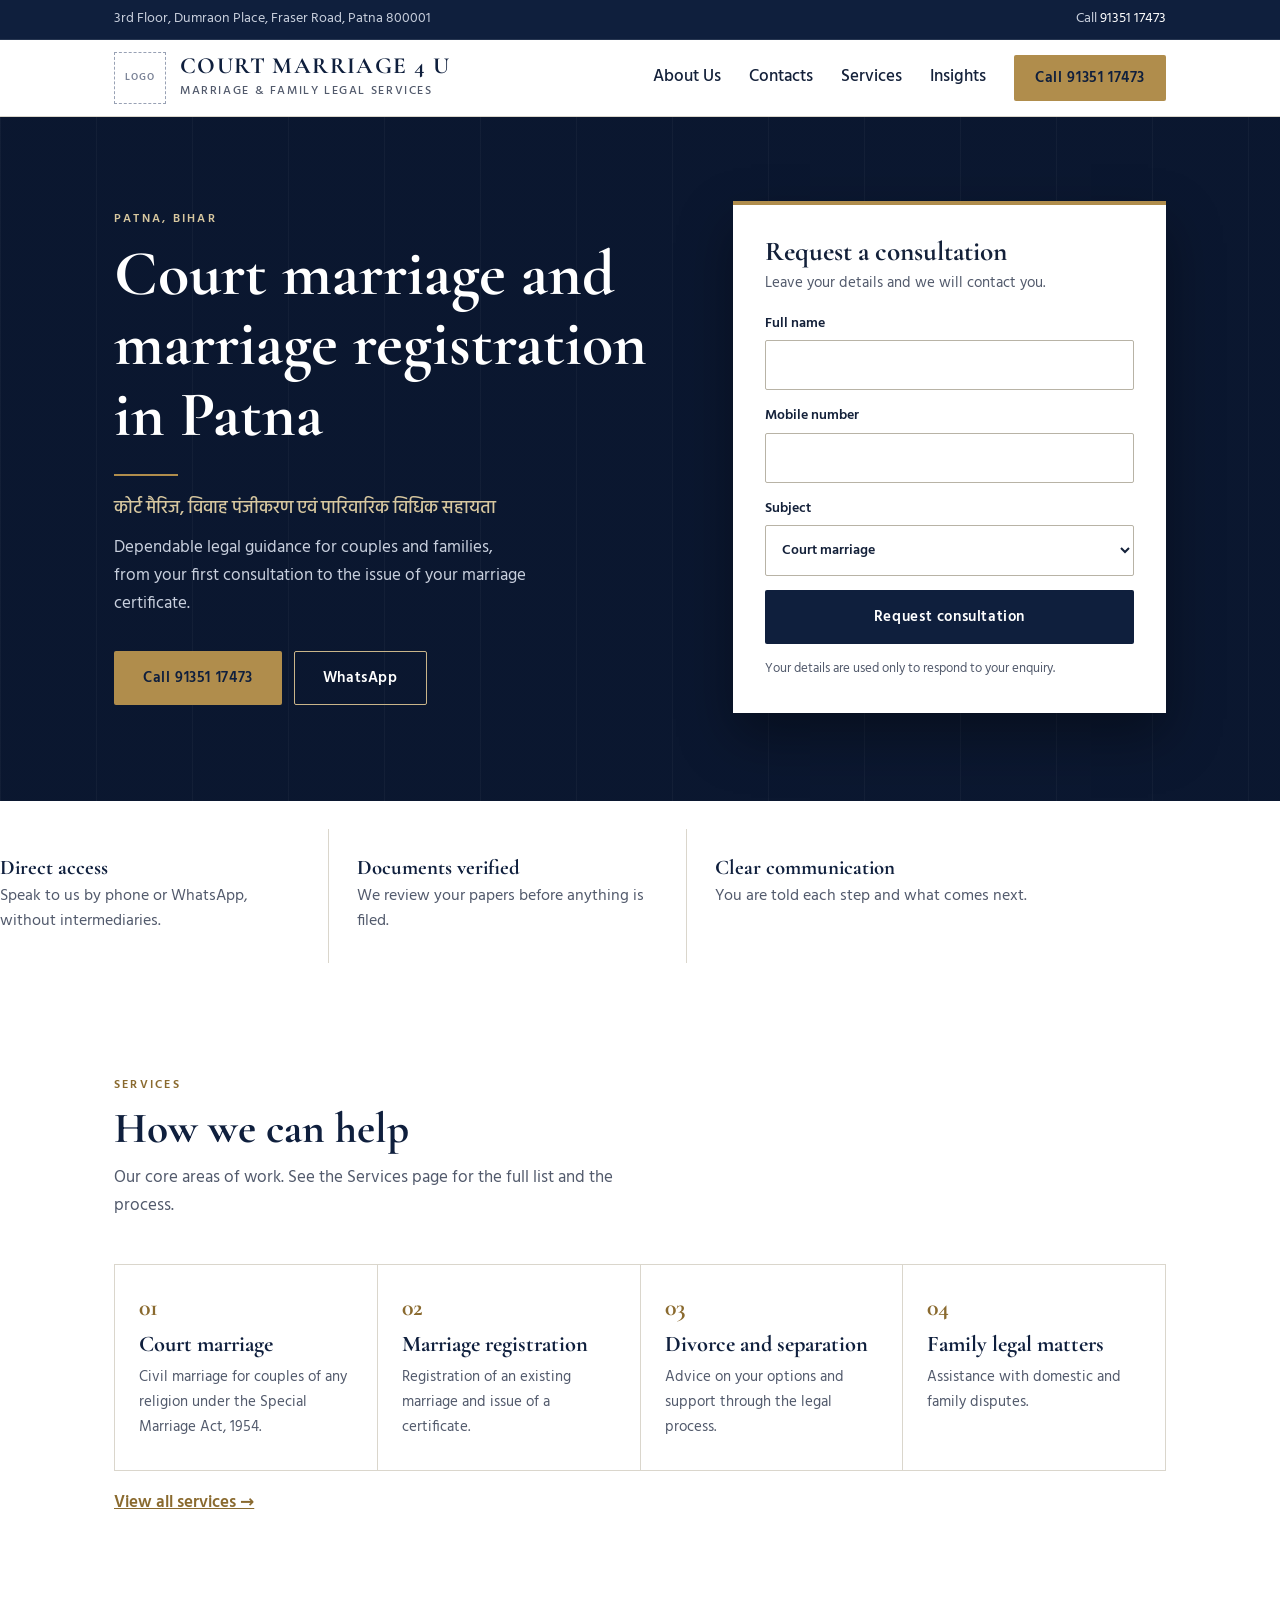
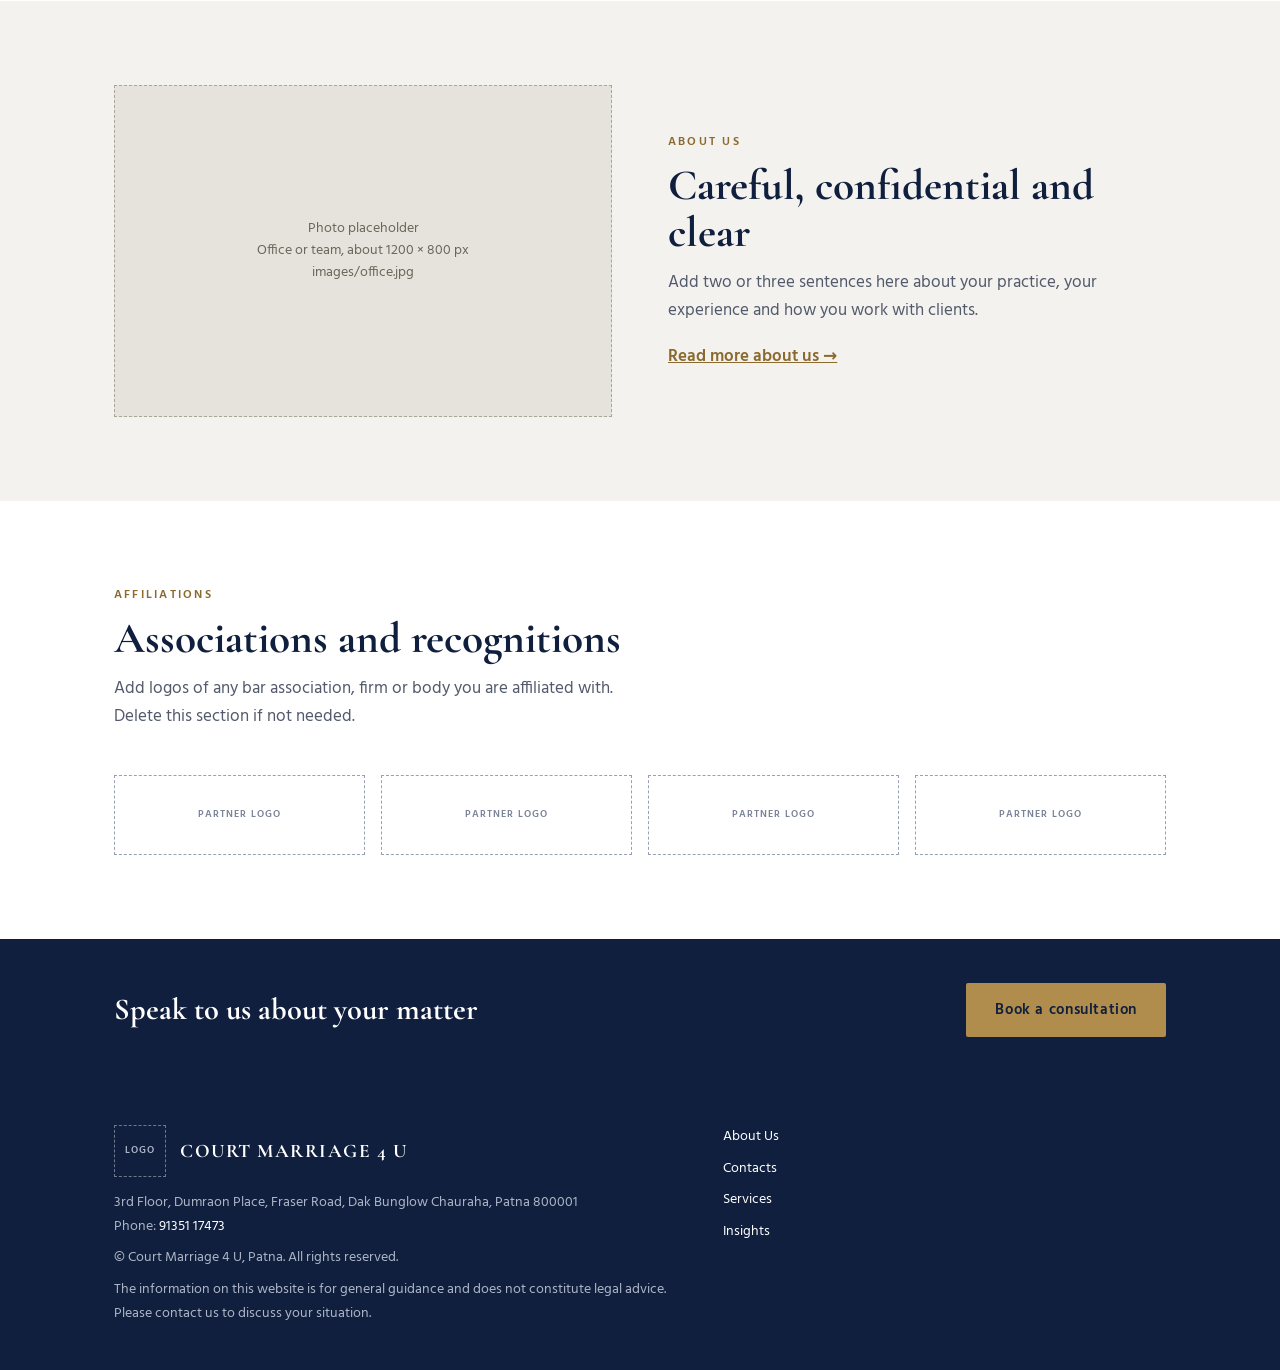
<file: index.html>
<!DOCTYPE html>
<html lang="en">
<head>
<meta charset="utf-8">
<meta name="viewport" content="width=device-width, initial-scale=1">
<title>Court Marriage 4 U | Court Marriage &amp; Marriage Registration in Patna</title>
<meta name="description" content="Court marriage, marriage registration, Hindu, Muslim, inter-caste and NRI marriage, divorce and family legal services in Patna. Court Marriage 4 U, Fraser Road.">
<link rel="icon" href="data:image/svg+xml,%3Csvg xmlns='http://www.w3.org/2000/svg' viewBox='0 0 64 64'%3E%3Crect width='64' height='64' fill='%230F1F3D'/%3E%3Ccircle cx='25' cy='32' r='13' fill='none' stroke='%23B08D4C' stroke-width='3'/%3E%3Ccircle cx='39' cy='32' r='13' fill='none' stroke='%23B08D4C' stroke-width='3'/%3E%3C/svg%3E">
<link rel="preconnect" href="https://fonts.googleapis.com">
<link rel="preconnect" href="https://fonts.gstatic.com" crossorigin>
<link href="https://fonts.googleapis.com/css2?family=Cormorant+Garamond:wght@600;700&family=Hind:wght@400;500;600&display=swap" rel="stylesheet">
<link rel="stylesheet" href="styles.css">
<script type="application/ld+json">{"@context":"https://schema.org","@type":"LegalService","name":"Court Marriage 4 U","telephone":"+919135117473","url":"https://courtmarriage4u.com/","address":{"@type":"PostalAddress","streetAddress":"3rd Floor, Dumraon Place, Fraser Road, Dak Bunglow Chauraha","addressLocality":"Patna","postalCode":"800001","addressRegion":"Bihar","addressCountry":"IN"}}</script>
</head>
<body>
<div class="util"><div class="wrap"><span>3rd Floor, Dumraon Place, Fraser Road, Patna 800001</span><span>Call <a href="tel:+919135117473">91351 17473</a></span></div></div>
<header class="top">
 <div class="wrap">
  <a class="brand" href="index.html">
   <!-- LOGO: replace the word LOGO with <img src="images/logo.png" alt="Court Marriage 4 U logo"> -->
   <span class="logo-slot">LOGO</span>
   <span><b>Court Marriage 4 U</b><small>Marriage &amp; Family Legal Services</small></span>
  </a>
  <button class="nav-toggle" aria-expanded="false" aria-controls="nav">Menu</button>
  <nav id="nav" aria-label="Main">
   <a href="about.html">About Us</a><a href="contact.html">Contacts</a><a href="services.html">Services</a><a href="insights.html">Insights</a>
   <a class="btn btn-brass" href="tel:+919135117473">Call 91351 17473</a>
  </nav>
 </div>
</header>

<main>
<div class="hero">
 <div class="wrap">
  <div>
   <p class="eyebrow" style="color:#D7C79F">Patna, Bihar</p>
   <h1>Court marriage and marriage registration in Patna</h1>
   <div class="rule"></div>
   <p class="hindi">कोर्ट मैरिज, विवाह पंजीकरण एवं पारिवारिक विधिक सहायता</p>
   <p class="lede">Dependable legal guidance for couples and families, from your first consultation to the issue of your marriage certificate.</p>
   <div class="cta">
    <a class="btn btn-brass" href="tel:+919135117473">Call 91351 17473</a>
    <a class="btn btn-line" href="https://wa.me/919135117473?text=Hello%2C%20I%20would%20like%20to%20know%20more%20about%20your%20services." target="_blank" rel="noopener">WhatsApp</a>
   </div>
  </div>
  <div class="card">
   <h2>Request a consultation</h2>
   <p class="sub">Leave your details and we will contact you.</p>
   <form name="callback" method="POST" data-netlify="true" netlify-honeypot="bot-field">
    <input type="hidden" name="form-name" value="callback">
    <p hidden><label>Leave empty <input name="bot-field"></label></p>
    <label>Full name <input name="name" autocomplete="name" required></label>
    <label>Mobile number <input name="phone" type="tel" inputmode="tel" autocomplete="tel" required></label>
    <label>Subject
     <select name="service"><option>Court marriage</option><option>Marriage registration</option><option>Hindu marriage</option><option>Muslim marriage</option><option>Inter-caste marriage</option><option>NRI marriage</option><option>Divorce or separation</option><option>Other</option></select>
    </label>
    <button class="btn btn-navy" type="submit">Request consultation</button>
    <p class="note">Your details are used only to respond to your enquiry.</p>
   </form>
   <p class="msg" hidden data-ok>Thank you. We will contact you shortly.</p>
   <p class="msg" hidden data-bad>Your request could not be sent. Please call 91351 17473 or use WhatsApp.</p>
  </div>
 </div>
</div>

<div class="trust">
 <div class="wrap">
  <div><h3>Direct access</h3><p>Speak to us by phone or WhatsApp, without intermediaries.</p></div>
  <div><h3>Documents verified</h3><p>We review your papers before anything is filed.</p></div>
  <div><h3>Clear communication</h3><p>You are told each step and what comes next.</p></div>
 </div>
</div>

<section>
 <div class="wrap">
  <p class="eyebrow">Services</p>
  <h2 class="t">How we can help</h2>
  <p class="intro">Our core areas of work. See the Services page for the full list and the process.</p>
  <div class="grid">
   <div class="tile"><span class="n">01</span><h3>Court marriage</h3><p>Civil marriage for couples of any religion under the Special Marriage Act, 1954.</p></div>
   <div class="tile"><span class="n">02</span><h3>Marriage registration</h3><p>Registration of an existing marriage and issue of a certificate.</p></div>
   <div class="tile"><span class="n">03</span><h3>Divorce and separation</h3><p>Advice on your options and support through the legal process.</p></div>
   <div class="tile"><span class="n">04</span><h3>Family legal matters</h3><p>Assistance with domestic and family disputes.</p></div>
  </div>
  <a class="more" href="services.html">View all services &rarr;</a>
 </div>
</section>

<section class="stone">
 <div class="wrap split">
  <!-- PHOTO: replace the text inside .ph with <img src="images/office.jpg" alt="Our office"> -->
  <div class="ph r32">Photo placeholder<br>Office or team, about 1200 &times; 800 px<br>images/office.jpg</div>
  <div>
   <p class="eyebrow">About us</p>
   <h2 class="t">Careful, confidential and clear</h2>
   <p style="color:var(--muted);margin:0">Add two or three sentences here about your practice, your experience and how you work with clients.</p>
   <a class="more" href="about.html">Read more about us &rarr;</a>
  </div>
 </div>
</section>

<section>
 <div class="wrap">
  <p class="eyebrow">Affiliations</p>
  <h2 class="t">Associations and recognitions</h2>
  <p class="intro">Add logos of any bar association, firm or body you are affiliated with. Delete this section if not needed.</p>
  <!-- LOGOS: replace each word with <img src="images/partner1.png" alt="Name"> -->
  <div class="logos"><div class="logo-slot">PARTNER LOGO</div><div class="logo-slot">PARTNER LOGO</div><div class="logo-slot">PARTNER LOGO</div><div class="logo-slot">PARTNER LOGO</div></div>
 </div>
</section>

<div class="band">
 <div class="wrap"><h2>Speak to us about your matter</h2><a class="btn btn-brass" href="contact.html">Book a consultation</a></div>
</div>
</main>

<footer>
 <div class="wrap">
  <div>
   <div class="fb"><span class="logo-slot dark">LOGO</span><b>Court Marriage 4 U</b></div>
   <p>3rd Floor, Dumraon Place, Fraser Road, Dak Bunglow Chauraha, Patna 800001<br>Phone: <a href="tel:+919135117473">91351 17473</a></p>
   <p>&copy; Court Marriage 4 U, Patna. All rights reserved.</p>
   <p>The information on this website is for general guidance and does not constitute legal advice. Please contact us to discuss your situation.</p>
  </div>
  <nav aria-label="Footer"><a href="about.html">About Us</a><a href="contact.html">Contacts</a><a href="services.html">Services</a><a href="insights.html">Insights</a></nav>
 </div>
</footer>
<nav class="bar" aria-label="Quick contact"><a class="btn btn-brass" href="tel:+919135117473">Call</a><a class="btn btn-line" href="https://wa.me/919135117473?text=Hello%2C%20I%20would%20like%20to%20know%20more%20about%20your%20services." target="_blank" rel="noopener">WhatsApp</a></nav>
<script src="script.js"></script>
</body>
</html>
</file>
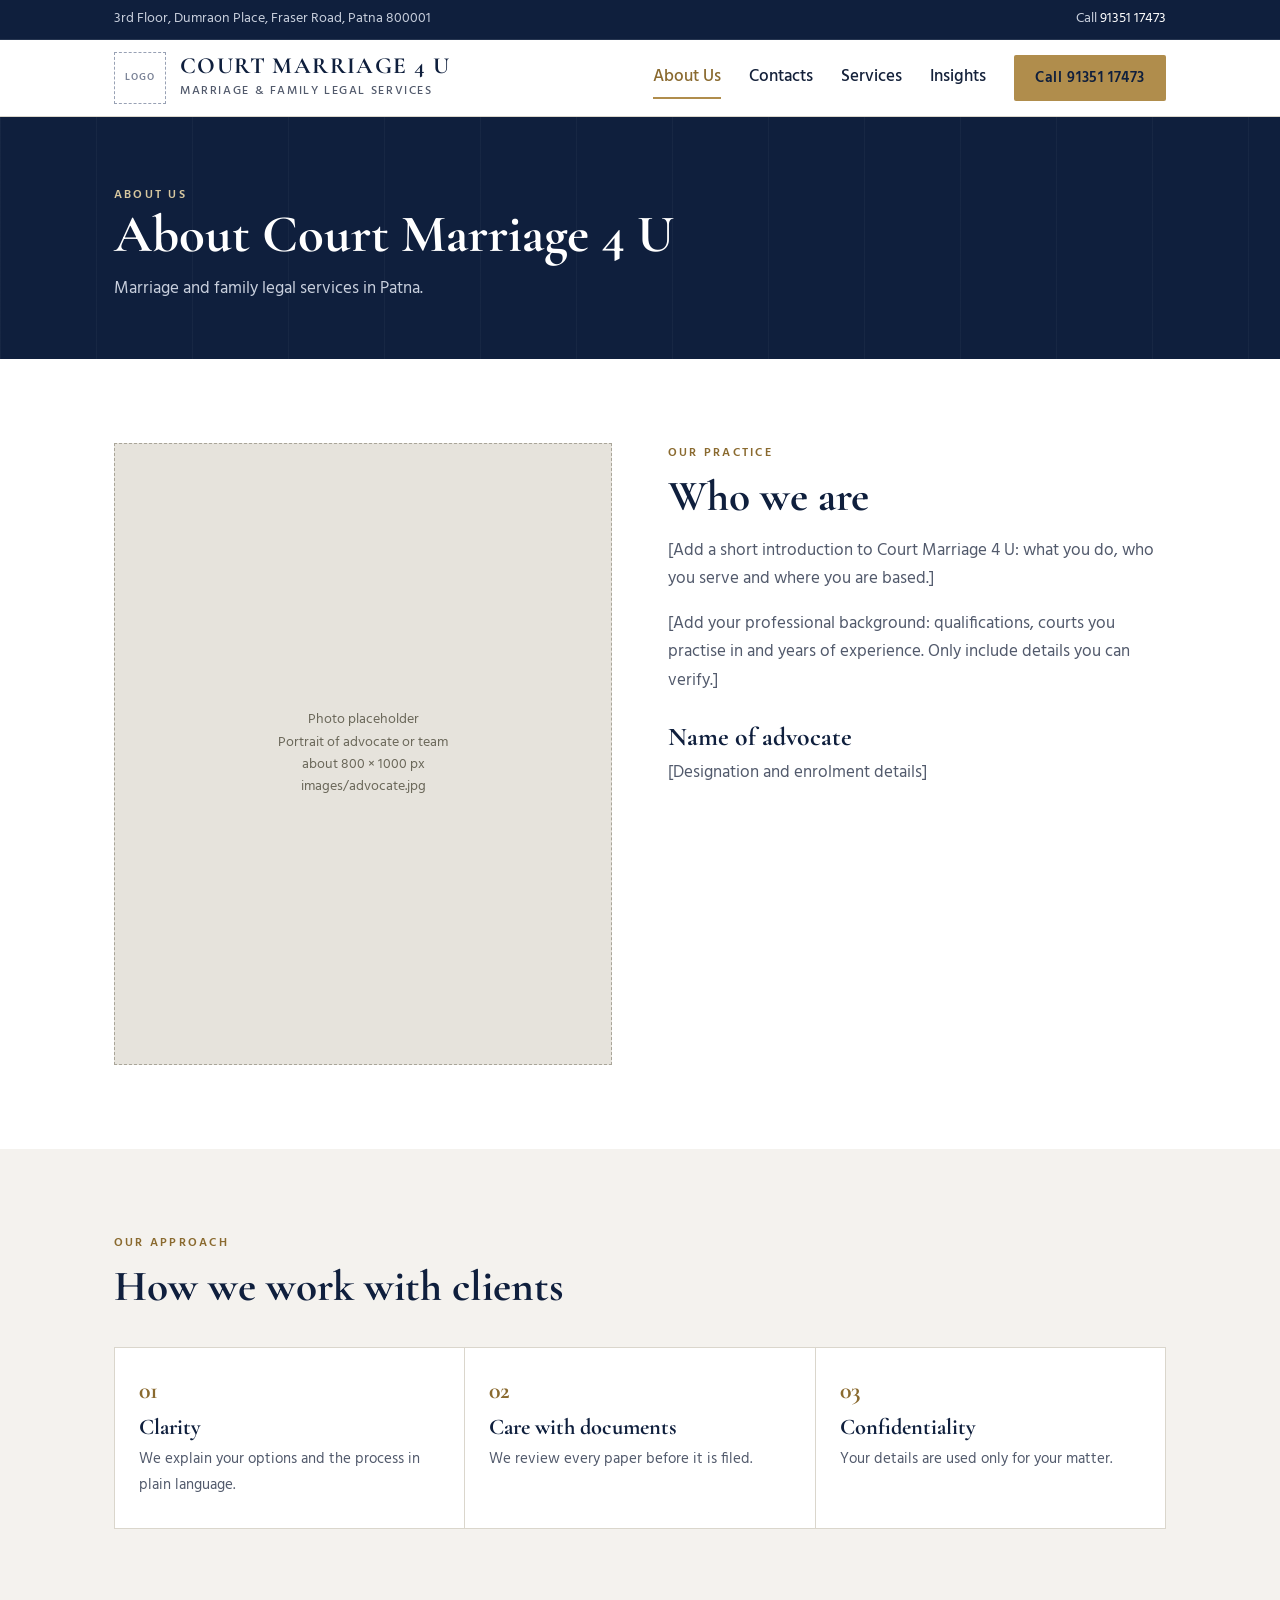
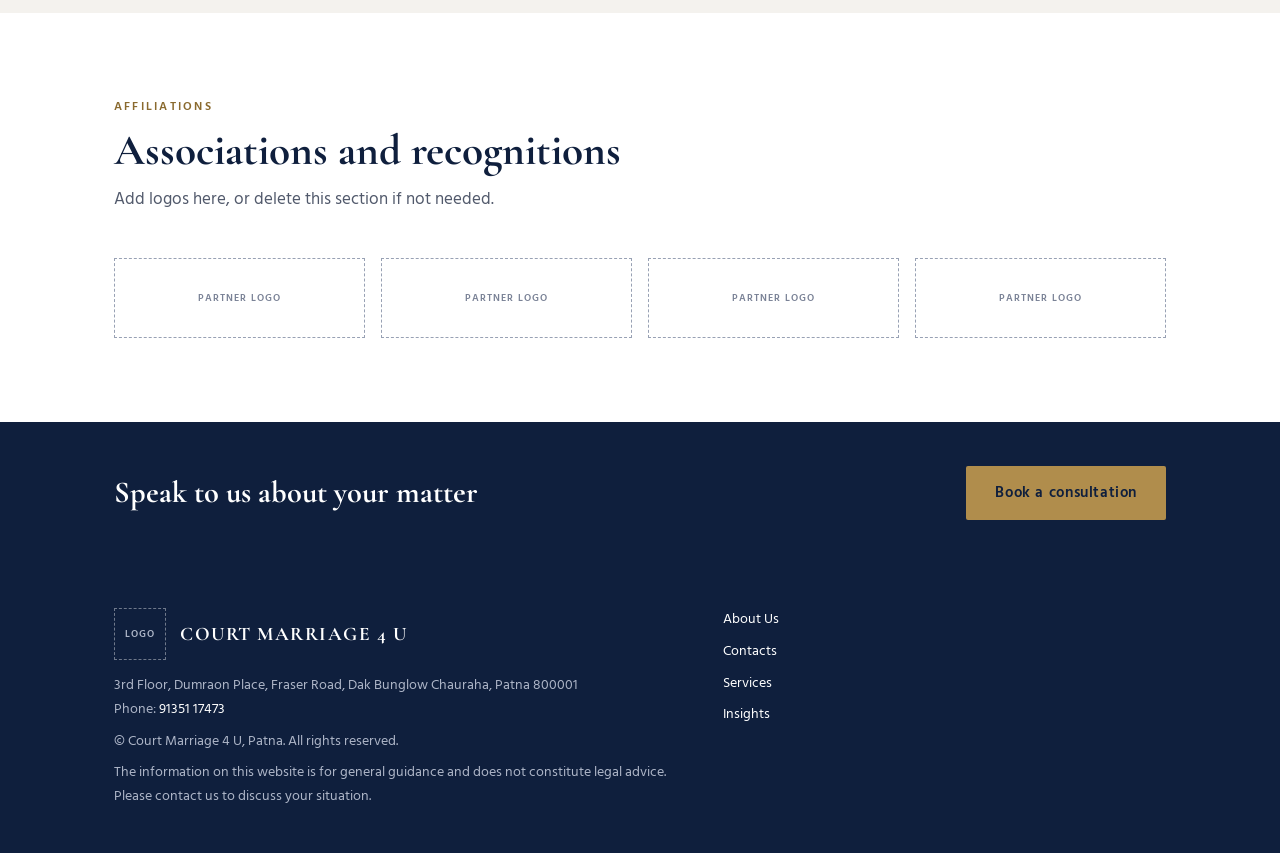
<file: about.html>
<!DOCTYPE html>
<html lang="en">
<head>
<meta charset="utf-8">
<meta name="viewport" content="width=device-width, initial-scale=1">
<title>About Us | Court Marriage 4 U, Patna</title>
<meta name="description" content="About Court Marriage 4 U, a marriage and family legal services practice on Fraser Road, Patna.">
<link rel="icon" href="data:image/svg+xml,%3Csvg xmlns='http://www.w3.org/2000/svg' viewBox='0 0 64 64'%3E%3Crect width='64' height='64' fill='%230F1F3D'/%3E%3Ccircle cx='25' cy='32' r='13' fill='none' stroke='%23B08D4C' stroke-width='3'/%3E%3Ccircle cx='39' cy='32' r='13' fill='none' stroke='%23B08D4C' stroke-width='3'/%3E%3C/svg%3E">
<link rel="preconnect" href="https://fonts.googleapis.com">
<link rel="preconnect" href="https://fonts.gstatic.com" crossorigin>
<link href="https://fonts.googleapis.com/css2?family=Cormorant+Garamond:wght@600;700&family=Hind:wght@400;500;600&display=swap" rel="stylesheet">
<link rel="stylesheet" href="styles.css">
</head>
<body>
<div class="util"><div class="wrap"><span>3rd Floor, Dumraon Place, Fraser Road, Patna 800001</span><span>Call <a href="tel:+919135117473">91351 17473</a></span></div></div>
<header class="top">
 <div class="wrap">
  <a class="brand" href="index.html"><span class="logo-slot">LOGO</span><span><b>Court Marriage 4 U</b><small>Marriage &amp; Family Legal Services</small></span></a>
  <button class="nav-toggle" aria-expanded="false" aria-controls="nav">Menu</button>
  <nav id="nav" aria-label="Main"><a href="about.html" aria-current="page">About Us</a><a href="contact.html">Contacts</a><a href="services.html">Services</a><a href="insights.html">Insights</a><a class="btn btn-brass" href="tel:+919135117473">Call 91351 17473</a></nav>
 </div>
</header>

<main>
<div class="banner"><div class="wrap"><p class="eyebrow" style="color:#D7C79F">About Us</p><h1>About Court Marriage 4 U</h1><p>Marriage and family legal services in Patna.</p></div></div>

<section>
 <div class="wrap split" style="align-items:start">
  <!-- PHOTO: replace the text inside .ph with <img src="images/advocate.jpg" alt="Name of advocate"> -->
  <div class="ph r45">Photo placeholder<br>Portrait of advocate or team<br>about 800 &times; 1000 px<br>images/advocate.jpg</div>
  <div>
   <p class="eyebrow">Our practice</p>
   <h2 class="t">Who we are</h2>
   <p style="color:var(--muted)">[Add a short introduction to Court Marriage 4 U: what you do, who you serve and where you are based.]</p>
   <p style="color:var(--muted)">[Add your professional background: qualifications, courts you practise in and years of experience. Only include details you can verify.]</p>
   <h3 style="font-size:1.6rem;color:var(--navy);margin:28px 0 8px">Name of advocate</h3>
   <p style="color:var(--muted);margin:0">[Designation and enrolment details]</p>
  </div>
 </div>
</section>

<section class="stone">
 <div class="wrap">
  <p class="eyebrow">Our approach</p>
  <h2 class="t">How we work with clients</h2>
  <div class="grid" style="grid-template-columns:repeat(3,1fr);margin-top:36px">
   <div class="tile"><span class="n">01</span><h3>Clarity</h3><p>We explain your options and the process in plain language.</p></div>
   <div class="tile"><span class="n">02</span><h3>Care with documents</h3><p>We review every paper before it is filed.</p></div>
   <div class="tile"><span class="n">03</span><h3>Confidentiality</h3><p>Your details are used only for your matter.</p></div>
  </div>
 </div>
</section>

<section>
 <div class="wrap">
  <p class="eyebrow">Affiliations</p>
  <h2 class="t">Associations and recognitions</h2>
  <p class="intro">Add logos here, or delete this section if not needed.</p>
  <div class="logos"><div class="logo-slot">PARTNER LOGO</div><div class="logo-slot">PARTNER LOGO</div><div class="logo-slot">PARTNER LOGO</div><div class="logo-slot">PARTNER LOGO</div></div>
 </div>
</section>

<div class="band"><div class="wrap"><h2>Speak to us about your matter</h2><a class="btn btn-brass" href="contact.html">Book a consultation</a></div></div>
</main>

<footer>
 <div class="wrap">
  <div>
   <div class="fb"><span class="logo-slot dark">LOGO</span><b>Court Marriage 4 U</b></div>
   <p>3rd Floor, Dumraon Place, Fraser Road, Dak Bunglow Chauraha, Patna 800001<br>Phone: <a href="tel:+919135117473">91351 17473</a></p>
   <p>&copy; Court Marriage 4 U, Patna. All rights reserved.</p>
   <p>The information on this website is for general guidance and does not constitute legal advice. Please contact us to discuss your situation.</p>
  </div>
  <nav aria-label="Footer"><a href="about.html">About Us</a><a href="contact.html">Contacts</a><a href="services.html">Services</a><a href="insights.html">Insights</a></nav>
 </div>
</footer>
<nav class="bar" aria-label="Quick contact"><a class="btn btn-brass" href="tel:+919135117473">Call</a><a class="btn btn-line" href="https://wa.me/919135117473?text=Hello%2C%20I%20would%20like%20to%20know%20more%20about%20your%20services." target="_blank" rel="noopener">WhatsApp</a></nav>
<script src="script.js"></script>
</body>
</html>
</file>
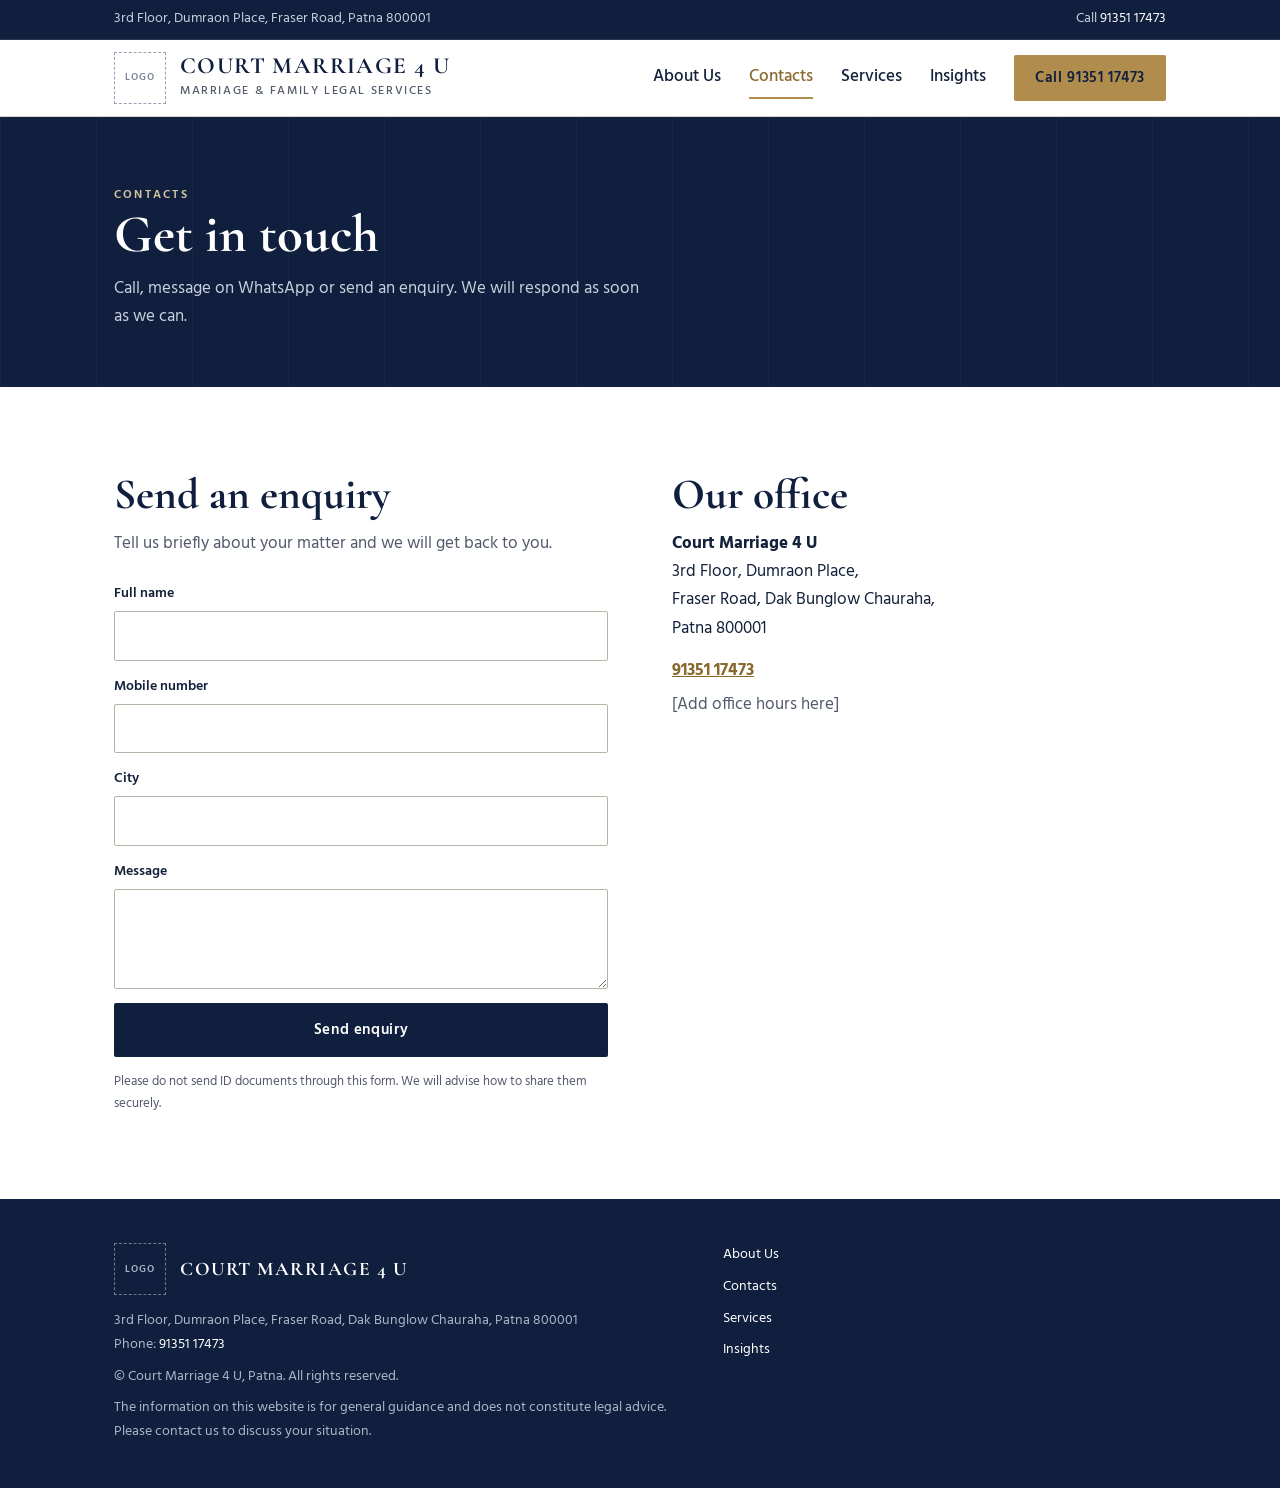
<file: contact.html>
<!DOCTYPE html>
<html lang="en">
<head>
<meta charset="utf-8">
<meta name="viewport" content="width=device-width, initial-scale=1">
<title>Contacts | Court Marriage 4 U, Patna</title>
<meta name="description" content="Contact Court Marriage 4 U at Dumraon Place, Fraser Road, Patna. Call 91351 17473 or send an enquiry.">
<link rel="icon" href="data:image/svg+xml,%3Csvg xmlns='http://www.w3.org/2000/svg' viewBox='0 0 64 64'%3E%3Crect width='64' height='64' fill='%230F1F3D'/%3E%3Ccircle cx='25' cy='32' r='13' fill='none' stroke='%23B08D4C' stroke-width='3'/%3E%3Ccircle cx='39' cy='32' r='13' fill='none' stroke='%23B08D4C' stroke-width='3'/%3E%3C/svg%3E">
<link rel="preconnect" href="https://fonts.googleapis.com">
<link rel="preconnect" href="https://fonts.gstatic.com" crossorigin>
<link href="https://fonts.googleapis.com/css2?family=Cormorant+Garamond:wght@600;700&family=Hind:wght@400;500;600&display=swap" rel="stylesheet">
<link rel="stylesheet" href="styles.css">
</head>
<body>
<div class="util"><div class="wrap"><span>3rd Floor, Dumraon Place, Fraser Road, Patna 800001</span><span>Call <a href="tel:+919135117473">91351 17473</a></span></div></div>
<header class="top">
 <div class="wrap">
  <a class="brand" href="index.html"><span class="logo-slot">LOGO</span><span><b>Court Marriage 4 U</b><small>Marriage &amp; Family Legal Services</small></span></a>
  <button class="nav-toggle" aria-expanded="false" aria-controls="nav">Menu</button>
  <nav id="nav" aria-label="Main"><a href="about.html">About Us</a><a href="contact.html" aria-current="page">Contacts</a><a href="services.html">Services</a><a href="insights.html">Insights</a><a class="btn btn-brass" href="tel:+919135117473">Call 91351 17473</a></nav>
 </div>
</header>

<main>
<div class="banner"><div class="wrap"><p class="eyebrow" style="color:#D7C79F">Contacts</p><h1>Get in touch</h1><p>Call, message on WhatsApp or send an enquiry. We will respond as soon as we can.</p></div></div>

<section class="contact">
 <div class="wrap">
  <div>
   <h2 class="t">Send an enquiry</h2>
   <p class="intro" style="margin-bottom:24px">Tell us briefly about your matter and we will get back to you.</p>
   <form name="enquiry" method="POST" data-netlify="true" netlify-honeypot="bot-field">
    <input type="hidden" name="form-name" value="enquiry">
    <p hidden><label>Leave empty <input name="bot-field"></label></p>
    <label>Full name <input name="name" autocomplete="name" required></label>
    <label>Mobile number <input name="phone" type="tel" inputmode="tel" autocomplete="tel" required></label>
    <label>City <input name="city" autocomplete="address-level2"></label>
    <label>Message <textarea name="message"></textarea></label>
    <button class="btn btn-navy" type="submit">Send enquiry</button>
    <p class="note">Please do not send ID documents through this form. We will advise how to share them securely.</p>
   </form>
   <p class="msg" hidden data-ok>Thank you. Your enquiry has been received and we will be in touch shortly.</p>
   <p class="msg" hidden data-bad>Your enquiry could not be sent. Please call 91351 17473 or use WhatsApp.</p>
  </div>
  <div>
   <h2 class="t">Our office</h2>
   <address><strong>Court Marriage 4 U</strong><br>3rd Floor, Dumraon Place,<br>Fraser Road, Dak Bunglow Chauraha,<br>Patna 800001</address>
   <p style="margin:0 0 6px"><a href="tel:+919135117473"><strong>91351 17473</strong></a></p>
   <p style="margin:0;color:var(--muted)">[Add office hours here]</p>
   <iframe title="Map of our office" loading="lazy" src="https://maps.google.com/maps?q=Dumraon%20Place%20Fraser%20Road%20Patna%20800001&amp;output=embed"></iframe>
  </div>
 </div>
</section>
</main>

<footer>
 <div class="wrap">
  <div>
   <div class="fb"><span class="logo-slot dark">LOGO</span><b>Court Marriage 4 U</b></div>
   <p>3rd Floor, Dumraon Place, Fraser Road, Dak Bunglow Chauraha, Patna 800001<br>Phone: <a href="tel:+919135117473">91351 17473</a></p>
   <p>&copy; Court Marriage 4 U, Patna. All rights reserved.</p>
   <p>The information on this website is for general guidance and does not constitute legal advice. Please contact us to discuss your situation.</p>
  </div>
  <nav aria-label="Footer"><a href="about.html">About Us</a><a href="contact.html">Contacts</a><a href="services.html">Services</a><a href="insights.html">Insights</a></nav>
 </div>
</footer>
<nav class="bar" aria-label="Quick contact"><a class="btn btn-brass" href="tel:+919135117473">Call</a><a class="btn btn-line" href="https://wa.me/919135117473?text=Hello%2C%20I%20would%20like%20to%20know%20more%20about%20your%20services." target="_blank" rel="noopener">WhatsApp</a></nav>
<script src="script.js"></script>
</body>
</html>
</file>
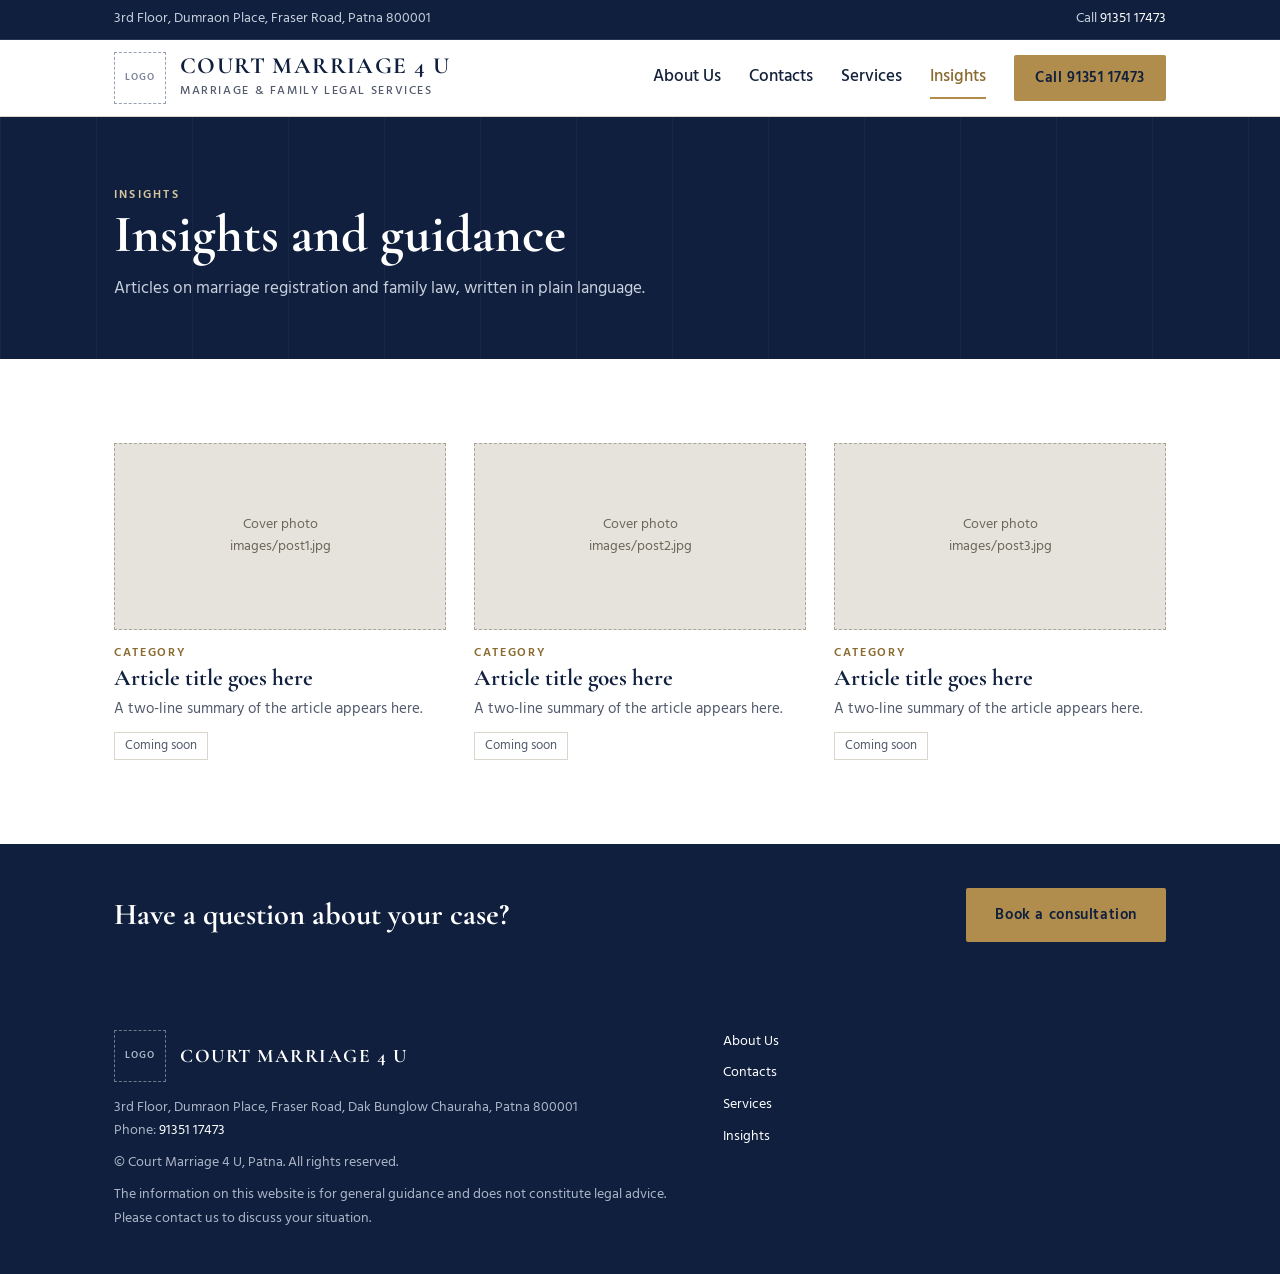
<file: insights.html>
<!DOCTYPE html>
<html lang="en">
<head>
<meta charset="utf-8">
<meta name="viewport" content="width=device-width, initial-scale=1">
<title>Insights | Court Marriage 4 U, Patna</title>
<meta name="description" content="Articles and guidance on court marriage, marriage registration and family law from Court Marriage 4 U, Patna.">
<link rel="icon" href="data:image/svg+xml,%3Csvg xmlns='http://www.w3.org/2000/svg' viewBox='0 0 64 64'%3E%3Crect width='64' height='64' fill='%230F1F3D'/%3E%3Ccircle cx='25' cy='32' r='13' fill='none' stroke='%23B08D4C' stroke-width='3'/%3E%3Ccircle cx='39' cy='32' r='13' fill='none' stroke='%23B08D4C' stroke-width='3'/%3E%3C/svg%3E">
<link rel="preconnect" href="https://fonts.googleapis.com">
<link rel="preconnect" href="https://fonts.gstatic.com" crossorigin>
<link href="https://fonts.googleapis.com/css2?family=Cormorant+Garamond:wght@600;700&family=Hind:wght@400;500;600&display=swap" rel="stylesheet">
<link rel="stylesheet" href="styles.css">
</head>
<body>
<div class="util"><div class="wrap"><span>3rd Floor, Dumraon Place, Fraser Road, Patna 800001</span><span>Call <a href="tel:+919135117473">91351 17473</a></span></div></div>
<header class="top">
 <div class="wrap">
  <a class="brand" href="index.html"><span class="logo-slot">LOGO</span><span><b>Court Marriage 4 U</b><small>Marriage &amp; Family Legal Services</small></span></a>
  <button class="nav-toggle" aria-expanded="false" aria-controls="nav">Menu</button>
  <nav id="nav" aria-label="Main"><a href="about.html">About Us</a><a href="contact.html">Contacts</a><a href="services.html">Services</a><a href="insights.html" aria-current="page">Insights</a><a class="btn btn-brass" href="tel:+919135117473">Call 91351 17473</a></nav>
 </div>
</header>

<main>
<div class="banner"><div class="wrap"><p class="eyebrow" style="color:#D7C79F">Insights</p><h1>Insights and guidance</h1><p>Articles on marriage registration and family law, written in plain language.</p></div></div>

<section>
 <div class="wrap">
  <!-- Each card below is a placeholder. Replace the text, and the photo box with <img src="images/post1.jpg" alt="..."> -->
  <div class="cards">
   <article class="post"><div class="ph r169">Cover photo<br>images/post1.jpg</div><p class="tag">Category</p><h3>Article title goes here</h3><p>A two-line summary of the article appears here.</p><span class="soon">Coming soon</span></article>
   <article class="post"><div class="ph r169">Cover photo<br>images/post2.jpg</div><p class="tag">Category</p><h3>Article title goes here</h3><p>A two-line summary of the article appears here.</p><span class="soon">Coming soon</span></article>
   <article class="post"><div class="ph r169">Cover photo<br>images/post3.jpg</div><p class="tag">Category</p><h3>Article title goes here</h3><p>A two-line summary of the article appears here.</p><span class="soon">Coming soon</span></article>
  </div>
 </div>
</section>

<div class="band"><div class="wrap"><h2>Have a question about your case?</h2><a class="btn btn-brass" href="contact.html">Book a consultation</a></div></div>
</main>

<footer>
 <div class="wrap">
  <div>
   <div class="fb"><span class="logo-slot dark">LOGO</span><b>Court Marriage 4 U</b></div>
   <p>3rd Floor, Dumraon Place, Fraser Road, Dak Bunglow Chauraha, Patna 800001<br>Phone: <a href="tel:+919135117473">91351 17473</a></p>
   <p>&copy; Court Marriage 4 U, Patna. All rights reserved.</p>
   <p>The information on this website is for general guidance and does not constitute legal advice. Please contact us to discuss your situation.</p>
  </div>
  <nav aria-label="Footer"><a href="about.html">About Us</a><a href="contact.html">Contacts</a><a href="services.html">Services</a><a href="insights.html">Insights</a></nav>
 </div>
</footer>
<nav class="bar" aria-label="Quick contact"><a class="btn btn-brass" href="tel:+919135117473">Call</a><a class="btn btn-line" href="https://wa.me/919135117473?text=Hello%2C%20I%20would%20like%20to%20know%20more%20about%20your%20services." target="_blank" rel="noopener">WhatsApp</a></nav>
<script src="script.js"></script>
</body>
</html>
</file>
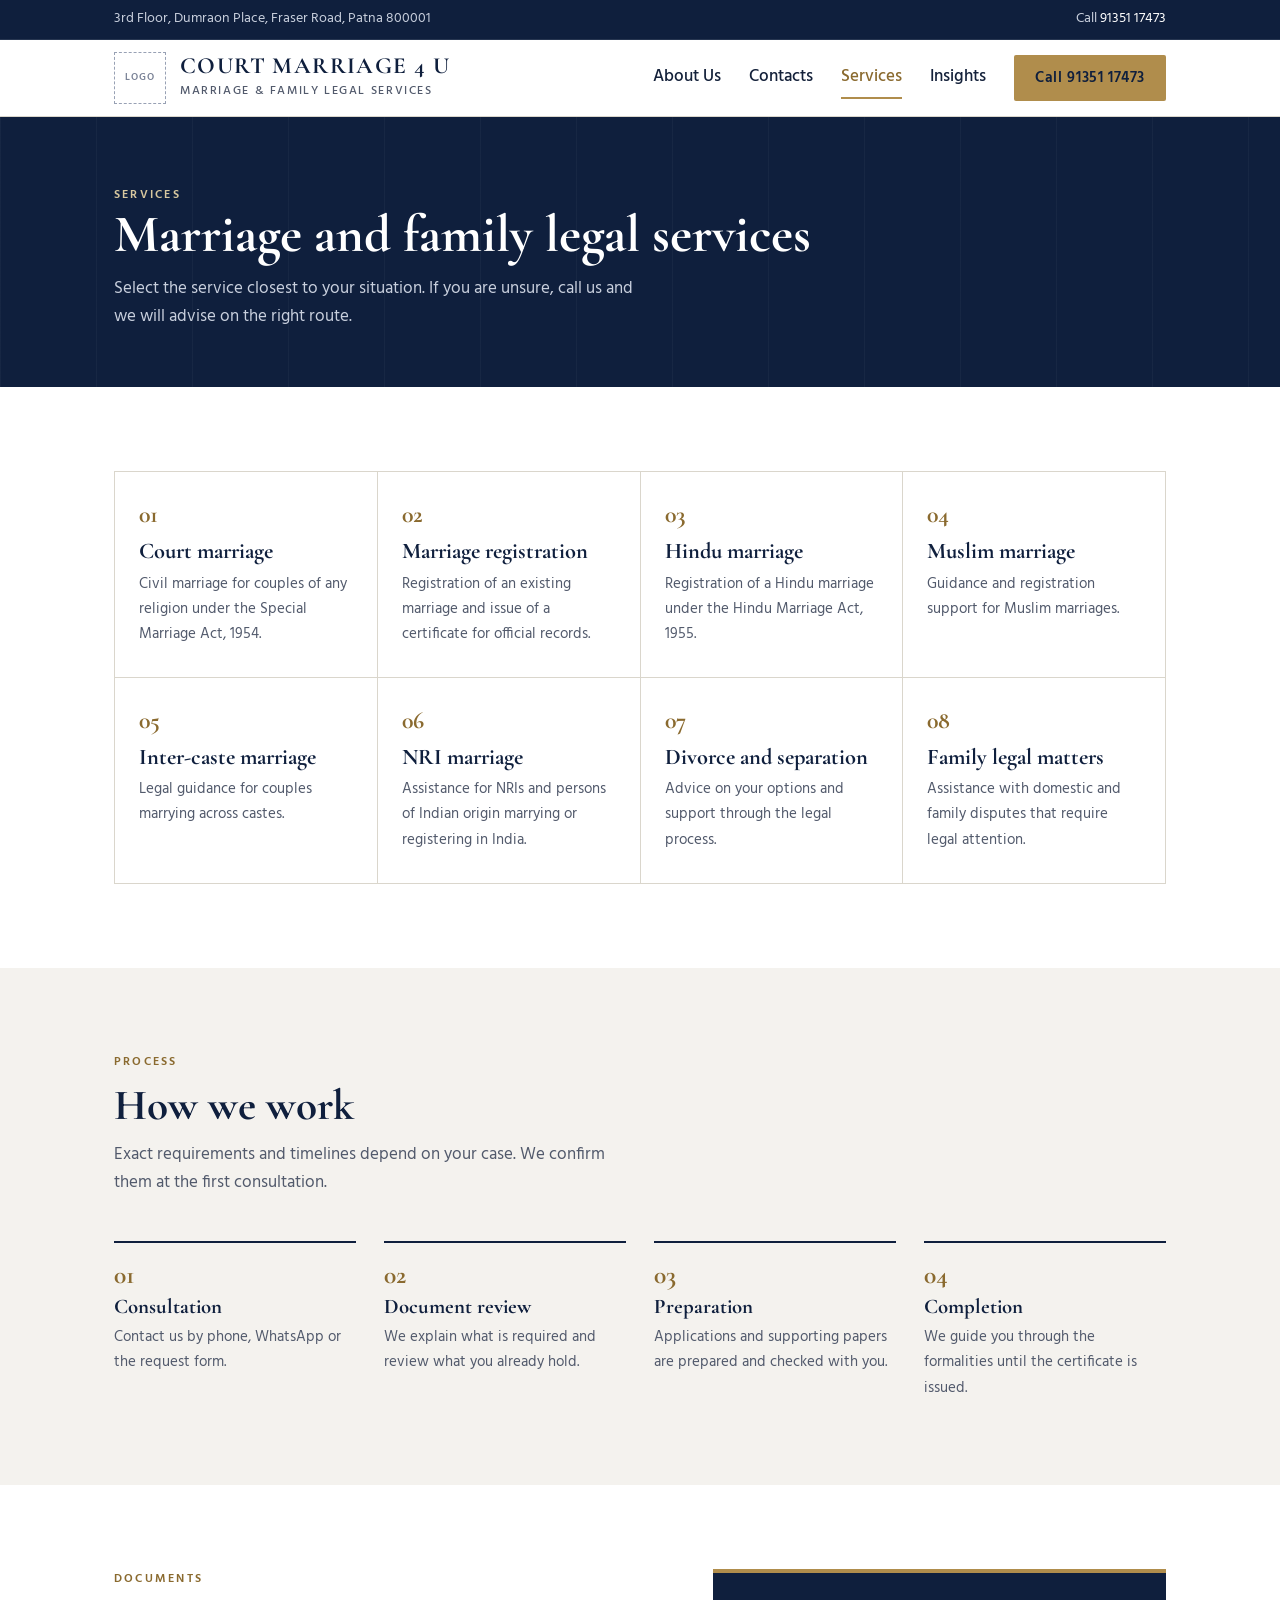
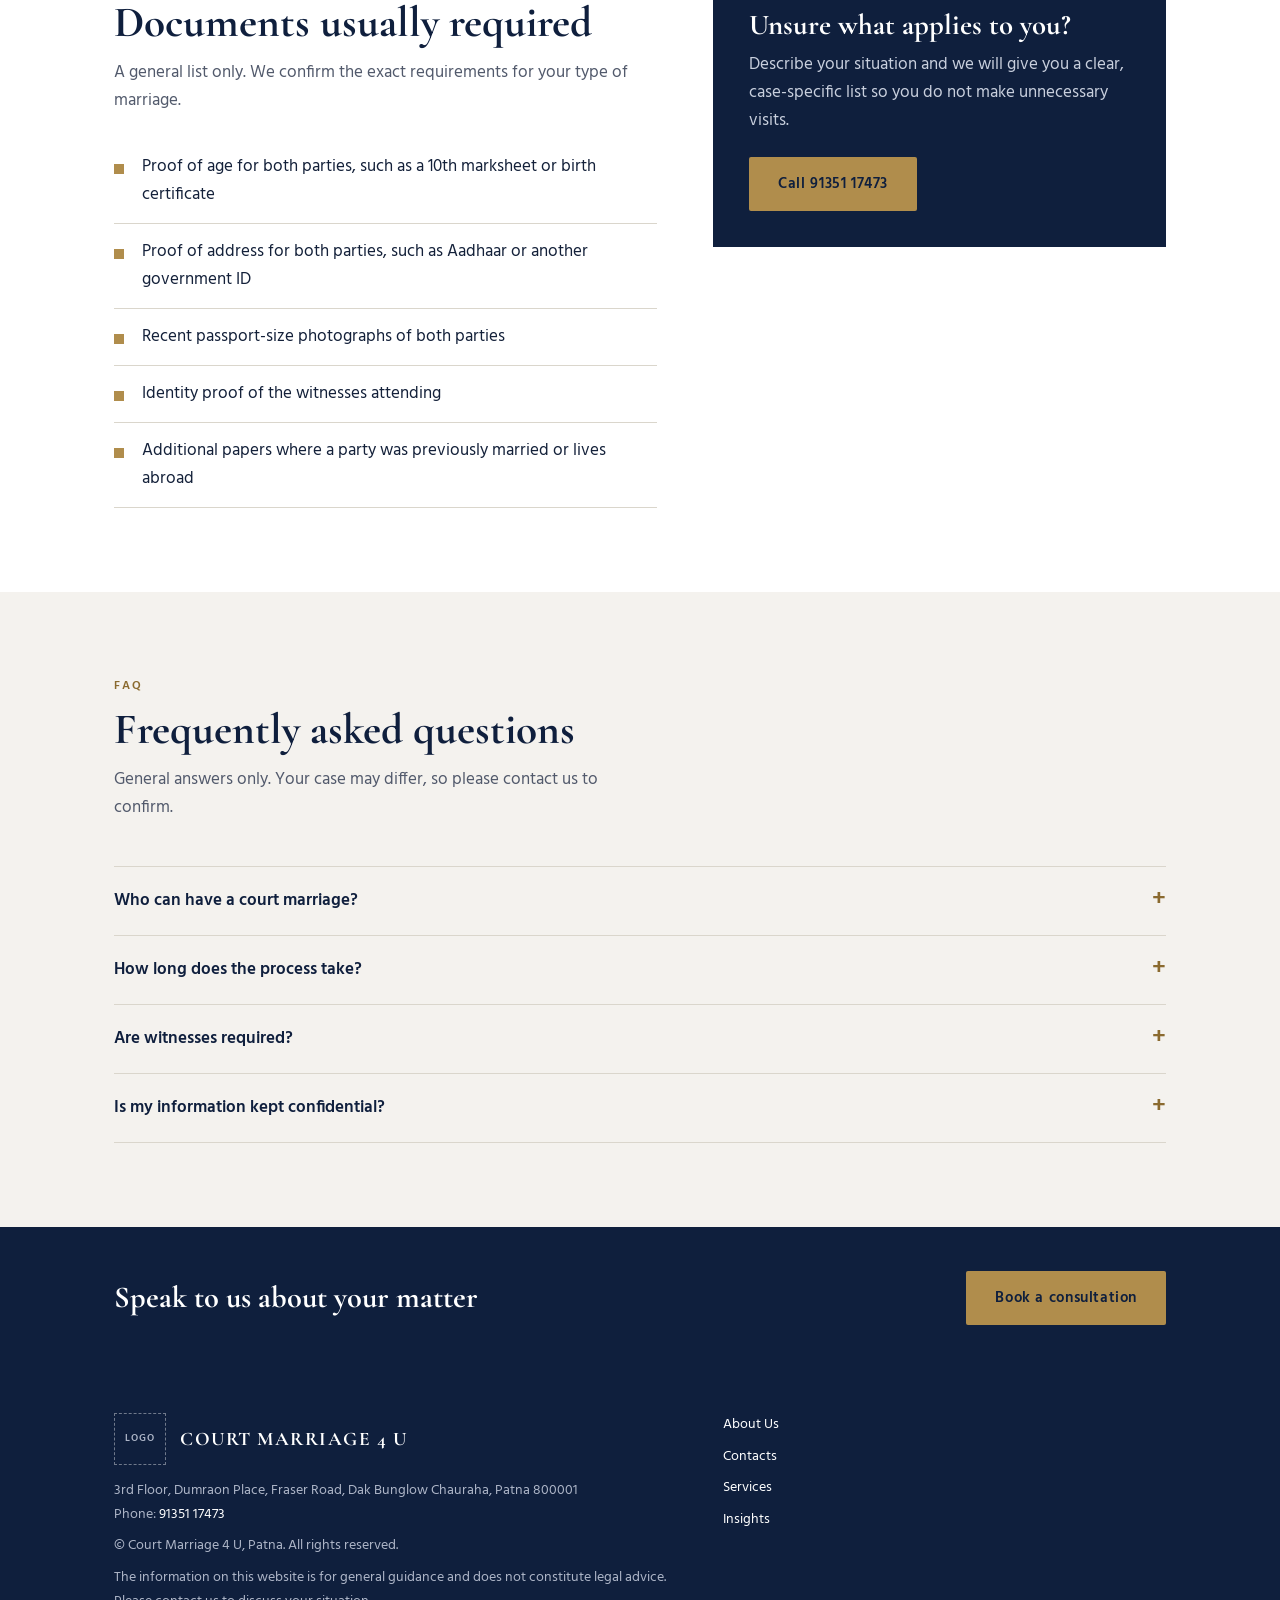
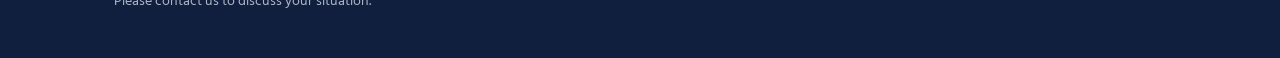
<file: services.html>
<!DOCTYPE html>
<html lang="en">
<head>
<meta charset="utf-8">
<meta name="viewport" content="width=device-width, initial-scale=1">
<title>Services | Court Marriage 4 U, Patna</title>
<meta name="description" content="Court marriage, marriage registration, Hindu, Muslim, inter-caste and NRI marriage, divorce and family legal services in Patna.">
<link rel="icon" href="data:image/svg+xml,%3Csvg xmlns='http://www.w3.org/2000/svg' viewBox='0 0 64 64'%3E%3Crect width='64' height='64' fill='%230F1F3D'/%3E%3Ccircle cx='25' cy='32' r='13' fill='none' stroke='%23B08D4C' stroke-width='3'/%3E%3Ccircle cx='39' cy='32' r='13' fill='none' stroke='%23B08D4C' stroke-width='3'/%3E%3C/svg%3E">
<link rel="preconnect" href="https://fonts.googleapis.com">
<link rel="preconnect" href="https://fonts.gstatic.com" crossorigin>
<link href="https://fonts.googleapis.com/css2?family=Cormorant+Garamond:wght@600;700&family=Hind:wght@400;500;600&display=swap" rel="stylesheet">
<link rel="stylesheet" href="styles.css">
</head>
<body>
<div class="util"><div class="wrap"><span>3rd Floor, Dumraon Place, Fraser Road, Patna 800001</span><span>Call <a href="tel:+919135117473">91351 17473</a></span></div></div>
<header class="top">
 <div class="wrap">
  <a class="brand" href="index.html"><span class="logo-slot">LOGO</span><span><b>Court Marriage 4 U</b><small>Marriage &amp; Family Legal Services</small></span></a>
  <button class="nav-toggle" aria-expanded="false" aria-controls="nav">Menu</button>
  <nav id="nav" aria-label="Main"><a href="about.html">About Us</a><a href="contact.html">Contacts</a><a href="services.html" aria-current="page">Services</a><a href="insights.html">Insights</a><a class="btn btn-brass" href="tel:+919135117473">Call 91351 17473</a></nav>
 </div>
</header>

<main>
<div class="banner"><div class="wrap"><p class="eyebrow" style="color:#D7C79F">Services</p><h1>Marriage and family legal services</h1><p>Select the service closest to your situation. If you are unsure, call us and we will advise on the right route.</p></div></div>

<section>
 <div class="wrap">
  <!-- Keep only the services you offer; copy a tile to add one -->
  <div class="grid">
   <div class="tile"><span class="n">01</span><h3>Court marriage</h3><p>Civil marriage for couples of any religion under the Special Marriage Act, 1954.</p></div>
   <div class="tile"><span class="n">02</span><h3>Marriage registration</h3><p>Registration of an existing marriage and issue of a certificate for official records.</p></div>
   <div class="tile"><span class="n">03</span><h3>Hindu marriage</h3><p>Registration of a Hindu marriage under the Hindu Marriage Act, 1955.</p></div>
   <div class="tile"><span class="n">04</span><h3>Muslim marriage</h3><p>Guidance and registration support for Muslim marriages.</p></div>
   <div class="tile"><span class="n">05</span><h3>Inter-caste marriage</h3><p>Legal guidance for couples marrying across castes.</p></div>
   <div class="tile"><span class="n">06</span><h3>NRI marriage</h3><p>Assistance for NRIs and persons of Indian origin marrying or registering in India.</p></div>
   <div class="tile"><span class="n">07</span><h3>Divorce and separation</h3><p>Advice on your options and support through the legal process.</p></div>
   <div class="tile"><span class="n">08</span><h3>Family legal matters</h3><p>Assistance with domestic and family disputes that require legal attention.</p></div>
  </div>
 </div>
</section>

<section class="stone">
 <div class="wrap">
  <p class="eyebrow">Process</p>
  <h2 class="t">How we work</h2>
  <p class="intro">Exact requirements and timelines depend on your case. We confirm them at the first consultation.</p>
  <ol class="steps">
   <li><h3>Consultation</h3><p>Contact us by phone, WhatsApp or the request form.</p></li>
   <li><h3>Document review</h3><p>We explain what is required and review what you already hold.</p></li>
   <li><h3>Preparation</h3><p>Applications and supporting papers are prepared and checked with you.</p></li>
   <li><h3>Completion</h3><p>We guide you through the formalities until the certificate is issued.</p></li>
  </ol>
 </div>
</section>

<section>
 <div class="wrap docs">
  <div>
   <p class="eyebrow">Documents</p>
   <h2 class="t">Documents usually required</h2>
   <p class="intro" style="margin-bottom:24px">A general list only. We confirm the exact requirements for your type of marriage.</p>
   <ul>
    <li>Proof of age for both parties, such as a 10th marksheet or birth certificate</li>
    <li>Proof of address for both parties, such as Aadhaar or another government ID</li>
    <li>Recent passport-size photographs of both parties</li>
    <li>Identity proof of the witnesses attending</li>
    <li>Additional papers where a party was previously married or lives abroad</li>
   </ul>
  </div>
  <div class="panel"><h3>Unsure what applies to you?</h3><p>Describe your situation and we will give you a clear, case-specific list so you do not make unnecessary visits.</p><a class="btn btn-brass" href="tel:+919135117473">Call 91351 17473</a></div>
 </div>
</section>

<section class="stone">
 <div class="wrap">
  <p class="eyebrow">FAQ</p>
  <h2 class="t">Frequently asked questions</h2>
  <p class="intro">General answers only. Your case may differ, so please contact us to confirm.</p>
  <details><summary>Who can have a court marriage?</summary><p>Under the Special Marriage Act, 1954, two eligible adults may marry by civil ceremony irrespective of religion. We check eligibility for your case before anything is filed.</p></details>
  <details><summary>How long does the process take?</summary><p>It depends on the type of marriage and the procedure at the registrar&rsquo;s office. After reviewing your documents we give you a realistic estimate.</p></details>
  <details><summary>Are witnesses required?</summary><p>Witnesses are usually required. We tell you how many are needed and which identity documents they should bring.</p></details>
  <details><summary>Is my information kept confidential?</summary><p>Your details are used only to respond to your enquiry and to handle your case.</p></details>
 </div>
</section>

<div class="band"><div class="wrap"><h2>Speak to us about your matter</h2><a class="btn btn-brass" href="contact.html">Book a consultation</a></div></div>
</main>

<footer>
 <div class="wrap">
  <div>
   <div class="fb"><span class="logo-slot dark">LOGO</span><b>Court Marriage 4 U</b></div>
   <p>3rd Floor, Dumraon Place, Fraser Road, Dak Bunglow Chauraha, Patna 800001<br>Phone: <a href="tel:+919135117473">91351 17473</a></p>
   <p>&copy; Court Marriage 4 U, Patna. All rights reserved.</p>
   <p>The information on this website is for general guidance and does not constitute legal advice. Please contact us to discuss your situation.</p>
  </div>
  <nav aria-label="Footer"><a href="about.html">About Us</a><a href="contact.html">Contacts</a><a href="services.html">Services</a><a href="insights.html">Insights</a></nav>
 </div>
</footer>
<nav class="bar" aria-label="Quick contact"><a class="btn btn-brass" href="tel:+919135117473">Call</a><a class="btn btn-line" href="https://wa.me/919135117473?text=Hello%2C%20I%20would%20like%20to%20know%20more%20about%20your%20services." target="_blank" rel="noopener">WhatsApp</a></nav>
<script src="script.js"></script>
</body>
</html>
</file>
<file: styles.css>
:root{
 /* Hero photo: put a file at images/hero.jpg and uncomment the next line */
 /* --hero-photo:url('images/hero.jpg'); */
 --navy:#0F1F3D;--navy2:#16294D;--brass:#B08D4C;--brass-d:#8A6A2F;--stone:#F4F2EE;--ink:#14213A;--muted:#525A6C;--line:#DAD6CC;
 --serif:'Cormorant Garamond',Georgia,'Times New Roman',serif;--sans:'Hind','Segoe UI',system-ui,Arial,sans-serif}
*{box-sizing:border-box}
html{scroll-behavior:smooth}
body{margin:0;font:1.0625rem/1.65 var(--sans);color:var(--ink);background:#fff}
a{color:var(--brass-d)}
:focus-visible{outline:3px solid var(--brass);outline-offset:3px}
.wrap{max-width:1100px;margin:0 auto;padding:0 24px}
h1,h2,h3{font-family:var(--serif);font-weight:700;line-height:1.1;margin:0}
.eyebrow{font:600 .78rem var(--sans);letter-spacing:.18em;text-transform:uppercase;color:var(--brass-d);margin:0 0 10px}
.btn{display:inline-block;font:600 .95rem var(--sans);letter-spacing:.04em;padding:14px 28px;border-radius:2px;text-decoration:none;border:1.5px solid transparent;cursor:pointer;text-align:center}
.btn-brass{background:var(--brass);color:var(--navy)}
.btn-brass:hover{background:#C29E5B}
.btn-line{border-color:#C9B58A;color:#fff}
.btn-line:hover{background:#fff;color:var(--navy)}
.btn-navy{background:var(--navy);color:#fff}
.btn-navy:hover{background:var(--navy2)}
[hidden]{display:none!important}
/* placeholders: logos and photos */
.logo-slot{display:grid;place-items:center;width:52px;height:52px;flex:none;border:1.5px dashed #98A1B4;color:#7A8296;font:600 .6rem var(--sans);letter-spacing:.12em;text-align:center;overflow:hidden}
.logo-slot img{max-width:100%;max-height:100%;display:block}
.logo-slot.dark{border-color:rgba(255,255,255,.4);color:#AEB6C8}
.ph{display:grid;place-items:center;background:#E6E3DC;border:1.5px dashed #A9A599;color:#6A6759;font-size:.85rem;text-align:center;padding:14px;width:100%}
.ph img{width:100%;height:100%;object-fit:cover;display:block}
.ph:has(img){border:0;padding:0;background:none}
.r169{aspect-ratio:16/9}.r45{aspect-ratio:4/5}.r32{aspect-ratio:3/2}
/* utility bar + header */
.util{background:var(--navy);color:#C8CFDD;font-size:.86rem;border-bottom:1px solid rgba(255,255,255,.1)}
.util .wrap{display:flex;justify-content:space-between;gap:16px;padding-top:8px;padding-bottom:8px}
.util a{color:#fff;text-decoration:none}
.top{background:#fff;border-bottom:1px solid var(--line);position:sticky;top:0;z-index:30}
.top .wrap{display:flex;align-items:center;justify-content:space-between;gap:20px;padding-top:12px;padding-bottom:12px;position:relative}
.brand{display:flex;align-items:center;gap:14px;text-decoration:none;color:var(--navy)}
.brand b{display:block;font:700 1.45rem var(--serif);letter-spacing:.06em;text-transform:uppercase;line-height:1}
.brand small{display:block;font:500 .72rem var(--sans);letter-spacing:.14em;text-transform:uppercase;color:var(--muted);margin-top:4px}
.top nav{display:flex;gap:28px;align-items:center}
.top nav a:not(.btn){color:var(--ink);text-decoration:none;font-weight:500;padding:6px 0;border-bottom:2px solid transparent}
.top nav a:not(.btn):hover,.top nav a[aria-current]{color:var(--brass-d);border-bottom-color:var(--brass)}
.top nav .btn{color:var(--navy);padding:10px 20px}
.nav-toggle{display:none;font:600 .9rem var(--sans);background:none;border:1.5px solid var(--navy);color:var(--navy);padding:8px 14px;border-radius:2px;cursor:pointer}
/* hero + page banner */
.hero{color:#fff;background-color:var(--navy);background-image:linear-gradient(rgba(10,22,46,.9),rgba(10,22,46,.9)),var(--hero-photo,none);background-size:cover;background-position:center;position:relative}
.hero::before,.banner::before{content:"";position:absolute;inset:0;background:repeating-linear-gradient(90deg,rgba(255,255,255,.035) 0 1px,transparent 1px 96px);pointer-events:none}
.hero .wrap{position:relative;display:grid;grid-template-columns:1.3fr 1fr;gap:56px;align-items:center;padding-top:84px;padding-bottom:88px}
.hero h1{font-size:clamp(2.4rem,5.4vw,4rem)}
.rule{width:64px;height:2px;background:var(--brass);margin:24px 0 18px}
.hindi{font-size:1.15rem;color:#D7C79F;margin:0 0 10px;font-weight:500}
.lede{color:#C8CFDD;max-width:46ch;margin:0 0 32px}
.cta{display:flex;flex-wrap:wrap;gap:12px}
.banner{background:var(--navy);color:#fff;position:relative}
.banner .wrap{position:relative;padding-top:56px;padding-bottom:56px}
.banner h1{font-size:clamp(2.2rem,5vw,3.3rem)}
.banner p{color:#C8CFDD;margin:12px 0 0;max-width:60ch}
.card{background:#fff;color:var(--ink);padding:32px;border-top:4px solid var(--brass);box-shadow:0 24px 50px rgba(0,0,0,.35)}
.card h2{font-size:1.7rem;margin-bottom:4px}
.card .sub{margin:0 0 16px;color:var(--muted);font-size:.95rem}
/* forms */
form{display:grid;gap:14px}
label{display:grid;gap:5px;font-weight:600;font-size:.9rem}
input,select,textarea{font:inherit;padding:12px;border:1px solid #B8B3A6;border-radius:2px;background:#fff;color:var(--ink);width:100%}
textarea{min-height:100px;resize:vertical}
.note{font-size:.84rem;color:var(--muted);margin:0}
.msg{padding:14px;background:var(--stone);border-left:3px solid var(--brass);margin:0}
/* content */
.trust .wrap{display:grid;grid-template-columns:repeat(3,1fr)}
.trust div{padding:28px 28px 28px 0;margin-right:28px;border-right:1px solid var(--line)}
.trust div:last-child{border:0;margin:0}
.trust h3{font-size:1.3rem;color:var(--navy);margin-bottom:4px}
.trust p{margin:0;color:var(--muted);font-size:.97rem}
section{padding:84px 0}
section h2.t{font-size:clamp(2rem,4vw,2.7rem);color:var(--navy);margin-bottom:12px}
.intro{color:var(--muted);max-width:58ch;margin:0 0 44px}
.stone{background:var(--stone)}
.grid{display:grid;grid-template-columns:repeat(4,1fr);border-top:1px solid var(--line);border-left:1px solid var(--line)}
.tile{padding:28px 24px 30px;border-right:1px solid var(--line);border-bottom:1px solid var(--line);background:#fff}
.tile:hover{background:var(--stone)}
.tile .n{font:700 1.5rem var(--serif);color:var(--brass-d);display:block;margin-bottom:10px}
.tile h3{font-size:1.4rem;color:var(--navy);margin-bottom:8px}
.tile p{margin:0;color:var(--muted);font-size:.95rem}
.split{display:grid;grid-template-columns:1fr 1fr;gap:56px;align-items:center}
.more{display:inline-block;margin-top:18px;font-weight:600}
.logos{display:grid;grid-template-columns:repeat(4,1fr);gap:16px}
.logos .logo-slot{width:100%;height:80px}
.steps{list-style:none;margin:0;padding:0;display:grid;grid-template-columns:repeat(4,1fr);gap:28px;counter-reset:s}
.steps li{counter-increment:s;border-top:2px solid var(--navy);padding-top:16px}
.steps li::before{content:"0" counter(s);font:700 1.6rem var(--serif);color:var(--brass-d);display:block;margin-bottom:6px}
.steps h3{font-size:1.3rem;color:var(--navy);margin-bottom:6px}
.steps p{margin:0;color:var(--muted);font-size:.96rem}
.docs{display:grid;grid-template-columns:1.2fr 1fr;gap:56px;align-items:start}
.docs ul{list-style:none;margin:0;padding:0}
.docs li{padding:14px 0 14px 28px;border-bottom:1px solid var(--line);position:relative}
.docs li::before{content:"";position:absolute;left:0;top:25px;width:10px;height:10px;background:var(--brass)}
.panel{background:var(--navy);color:#fff;padding:36px;border-top:4px solid var(--brass)}
.panel h3{font-size:1.8rem;margin-bottom:10px}
.panel p{color:#C8CFDD;margin:0 0 22px}
details{border-bottom:1px solid var(--line)}
details:first-of-type{border-top:1px solid var(--line)}
summary{cursor:pointer;font-weight:600;padding:20px 0;list-style:none;display:flex;justify-content:space-between;gap:16px;color:var(--navy)}
summary::after{content:"+";color:var(--brass-d);font-size:1.5rem;line-height:1}
details[open] summary::after{content:"\2212"}
details p{margin:0 0 20px;color:var(--muted);max-width:70ch}
.cards{display:grid;grid-template-columns:repeat(3,1fr);gap:28px}
.post .tag{font:600 .74rem var(--sans);letter-spacing:.14em;text-transform:uppercase;color:var(--brass-d);margin:14px 0 4px}
.post h3{font-size:1.45rem;color:var(--navy);margin-bottom:6px}
.post p{margin:0;color:var(--muted);font-size:.96rem}
.post .soon{display:inline-block;margin-top:10px;font-size:.8rem;color:var(--muted);border:1px solid var(--line);padding:2px 10px}
.contact .wrap{display:grid;grid-template-columns:1fr 1fr;gap:64px}
address{font-style:normal;margin:0 0 14px}
iframe{width:100%;height:260px;border:0;margin-top:14px;filter:grayscale(.45)}
.band{background:var(--navy);color:#fff}
.band .wrap{display:flex;justify-content:space-between;align-items:center;gap:24px;flex-wrap:wrap;padding-top:44px;padding-bottom:44px}
.band h2{font-size:1.9rem}
footer{background:var(--navy);color:#AEB6C8;padding:44px 0 36px;font-size:.9rem}
footer .wrap{display:grid;grid-template-columns:1.3fr 1fr;gap:32px}
footer .fb{display:flex;gap:14px;align-items:center;margin-bottom:14px}
footer .fb b{color:#fff;font:700 1.2rem var(--serif);letter-spacing:.08em;text-transform:uppercase}
footer p{margin:0 0 8px;max-width:70ch}
footer nav{display:flex;flex-direction:column;gap:8px}
footer a{color:#fff;text-decoration:none}
.bar{display:none}
@media (max-width:960px){.grid,.steps{grid-template-columns:1fr 1fr}.cards{grid-template-columns:1fr 1fr}.logos{grid-template-columns:1fr 1fr}}
@media (max-width:800px){
 .util{display:none}
 .nav-toggle{display:block}
 .top nav{display:none;position:absolute;top:100%;left:0;right:0;background:#fff;border-bottom:1px solid var(--line);flex-direction:column;align-items:stretch;gap:0;padding:8px 24px 16px}
 .top nav.open{display:flex}
 .top nav a:not(.btn){padding:14px 0;border-bottom:1px solid var(--line)}
 .top nav .btn{margin-top:12px}
 .hero .wrap,.contact .wrap,.docs,.split,footer .wrap{grid-template-columns:1fr;gap:36px}
 .hero .wrap{padding-top:52px;padding-bottom:56px}
 .trust .wrap{grid-template-columns:1fr}
 .trust div{border:0;border-bottom:1px solid var(--line);margin:0;padding:20px 0}
 section{padding:56px 0}
 footer{padding-bottom:96px}
 .bar{display:grid;grid-template-columns:1fr 1fr;gap:8px;position:fixed;left:0;right:0;bottom:0;padding:10px 12px calc(10px + env(safe-area-inset-bottom,0px));background:var(--navy);z-index:40}
}
@media (max-width:520px){.grid,.steps,.cards{grid-template-columns:1fr}.brand small{display:none}}
</file>
